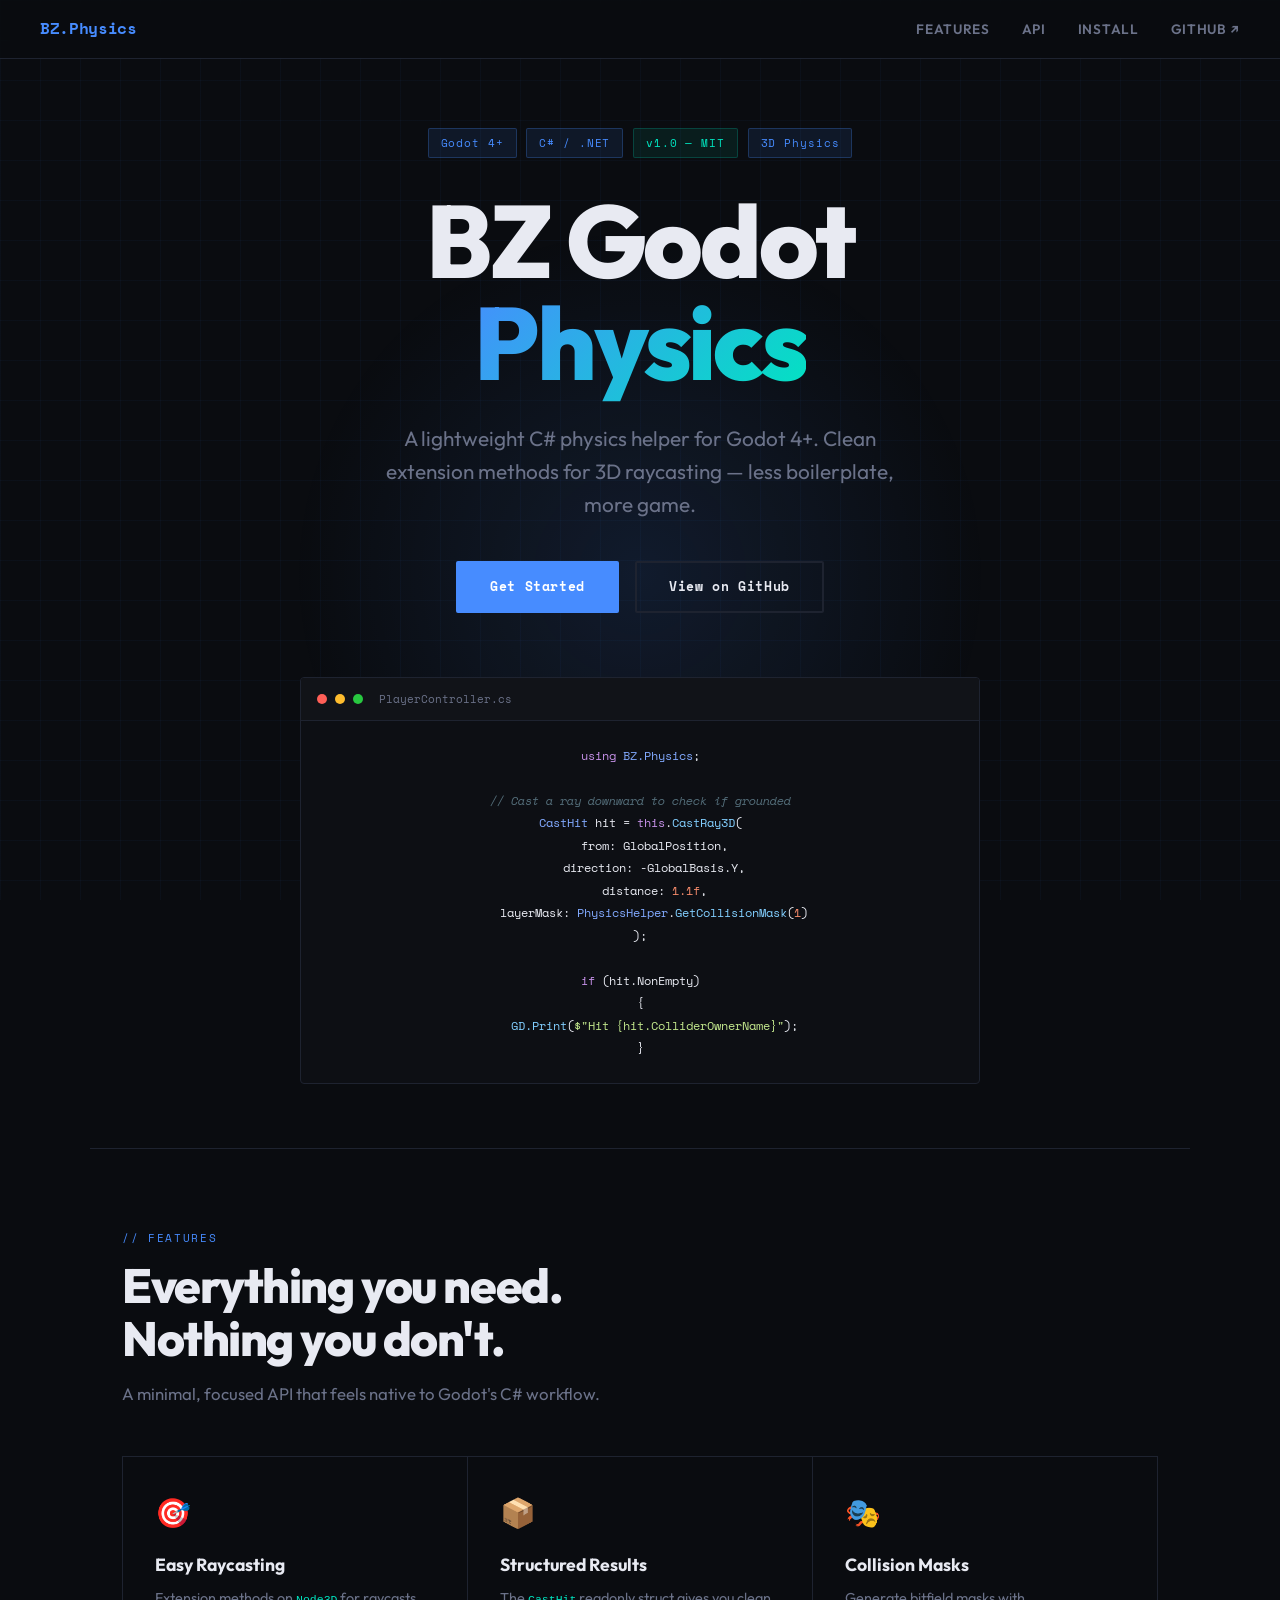
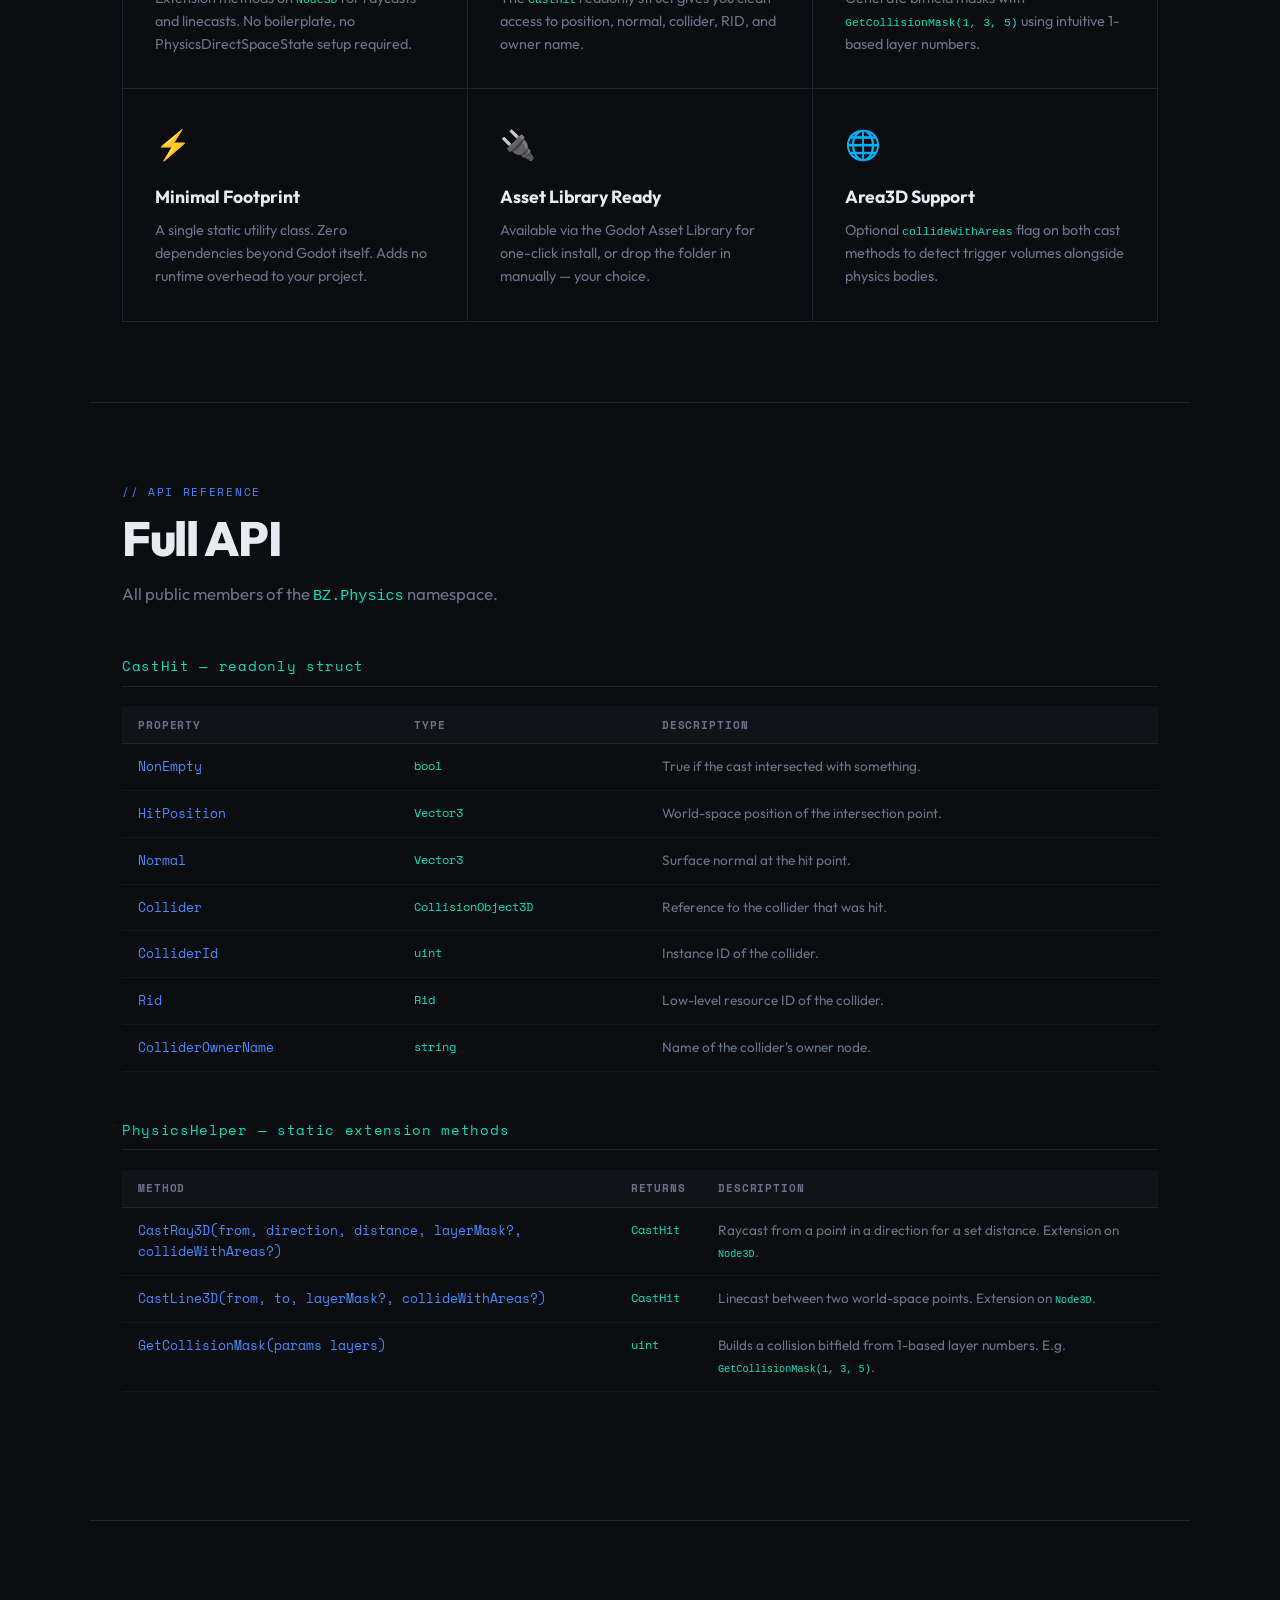
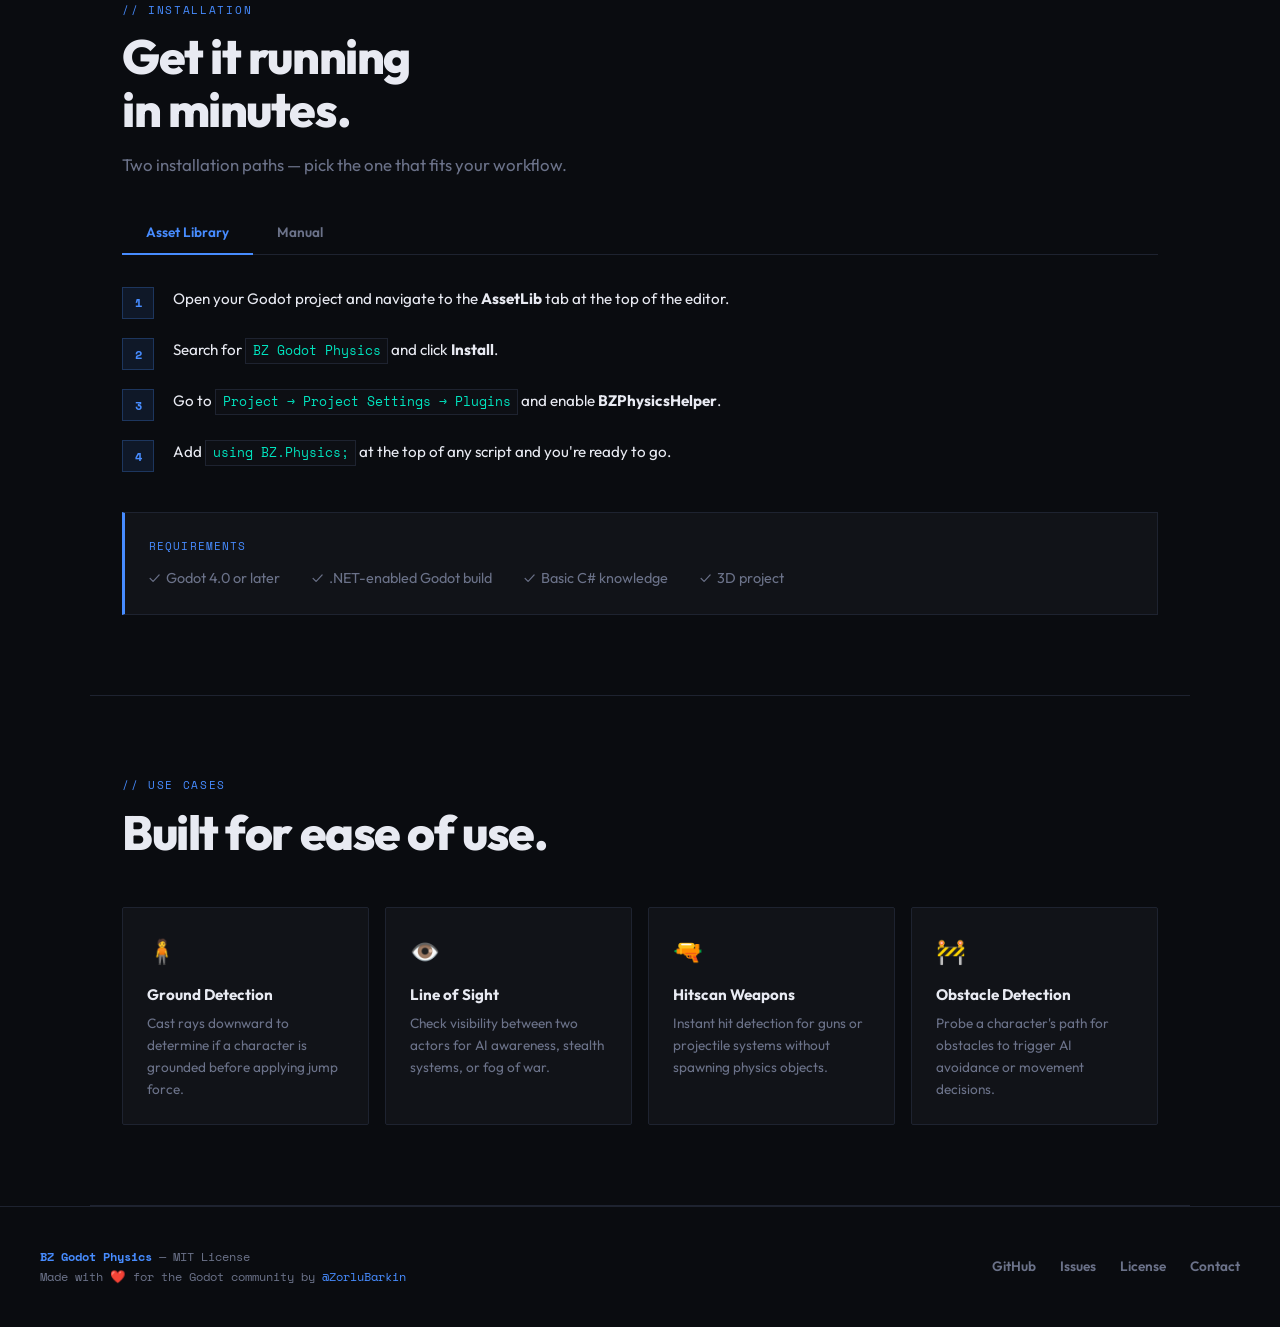
<file: index.html>
<!DOCTYPE html>
<html lang="en">
<head>
  <meta charset="UTF-8" />
  <meta name="viewport" content="width=device-width, initial-scale=1.0" />
  <title>BZ Godot Physics — C# Physics Helper for Godot 4+</title>
  <link href="https://fonts.googleapis.com/css2?family=Space+Mono:wght@400;700&family=Outfit:wght@400;600;700;800&display=swap" rel="stylesheet" />
  <style>
    :root {
      --bg: #0a0c10;
      --surface: #111318;
      --border: #1e2330;
      --accent: #478CFF;
      --accent2: #00e5c0;
      --godot-blue: #478CFF;
      --text: #e8eaf2;
      --muted: #6b7289;
      --code-bg: #0d0f14;
    }

    *, *::before, *::after { box-sizing: border-box; margin: 0; padding: 0; }

    html { scroll-behavior: smooth; }

    body {
      background: var(--bg);
      color: var(--text);
      font-family: 'Outfit', sans-serif;
      line-height: 1.6;
      overflow-x: hidden;
    }

    /* GRID BACKGROUND */
    body::before {
      content: '';
      position: fixed;
      inset: 0;
      background-image:
        linear-gradient(rgba(71,140,255,0.04) 1px, transparent 1px),
        linear-gradient(90deg, rgba(71,140,255,0.04) 1px, transparent 1px);
      background-size: 40px 40px;
      pointer-events: none;
      z-index: 0;
    }

    /* NAV */
    nav {
      position: fixed;
      top: 0; left: 0; right: 0;
      z-index: 100;
      display: flex;
      align-items: center;
      justify-content: space-between;
      padding: 1rem 2.5rem;
      background: rgba(10,12,16,0.85);
      backdrop-filter: blur(12px);
      border-bottom: 1px solid var(--border);
    }

    .nav-logo {
      font-family: 'Space Mono', monospace;
      font-weight: 700;
      font-size: 1rem;
      color: var(--accent);
      letter-spacing: -0.02em;
    }

    .nav-links {
      display: flex;
      gap: 2rem;
      list-style: none;
    }

    .nav-links a {
      color: var(--muted);
      text-decoration: none;
      font-size: 0.85rem;
      font-weight: 600;
      letter-spacing: 0.05em;
      text-transform: uppercase;
      transition: color 0.2s;
    }

    .nav-links a:hover { color: var(--text); }

    /* HERO */
    .hero {
      position: relative;
      z-index: 1;
      min-height: 100vh;
      display: flex;
      flex-direction: column;
      align-items: center;
      justify-content: center;
      padding: 8rem 2rem 4rem;
      text-align: center;
      overflow: hidden;
    }

    .hero-glow {
      position: absolute;
      width: 700px;
      height: 700px;
      border-radius: 50%;
      background: radial-gradient(circle, rgba(71,140,255,0.12) 0%, transparent 70%);
      top: 50%;
      left: 50%;
      transform: translate(-50%, -50%);
      pointer-events: none;
    }

    .badge-row {
      display: flex;
      gap: 0.6rem;
      flex-wrap: wrap;
      justify-content: center;
      margin-bottom: 2rem;
      animation: fadeUp 0.6s ease both;
    }

    .badge {
      display: inline-flex;
      align-items: center;
      gap: 0.4rem;
      background: rgba(71,140,255,0.1);
      border: 1px solid rgba(71,140,255,0.25);
      color: var(--accent);
      font-family: 'Space Mono', monospace;
      font-size: 0.7rem;
      padding: 0.3rem 0.75rem;
      border-radius: 2px;
      letter-spacing: 0.08em;
    }

    .badge.green {
      background: rgba(0,229,192,0.08);
      border-color: rgba(0,229,192,0.2);
      color: var(--accent2);
    }

    .hero h1 {
      font-size: clamp(3rem, 8vw, 6.5rem);
      font-weight: 800;
      letter-spacing: -0.03em;
      line-height: 1;
      margin-bottom: 0.5rem;
      animation: fadeUp 0.6s 0.1s ease both;
    }

    .hero h1 span {
      background: linear-gradient(135deg, var(--accent) 0%, var(--accent2) 100%);
      -webkit-background-clip: text;
      -webkit-text-fill-color: transparent;
      background-clip: text;
    }

    .hero-sub {
      font-size: clamp(1rem, 2.5vw, 1.3rem);
      color: var(--muted);
      max-width: 560px;
      margin: 1.2rem auto 2.5rem;
      font-weight: 400;
      animation: fadeUp 0.6s 0.2s ease both;
    }

    .hero-ctas {
      display: flex;
      gap: 1rem;
      flex-wrap: wrap;
      justify-content: center;
      animation: fadeUp 0.6s 0.3s ease both;
    }

    .btn {
      display: inline-flex;
      align-items: center;
      gap: 0.5rem;
      padding: 0.85rem 2rem;
      border-radius: 2px;
      font-family: 'Space Mono', monospace;
      font-size: 0.8rem;
      font-weight: 700;
      text-decoration: none;
      letter-spacing: 0.05em;
      transition: all 0.2s;
      cursor: pointer;
    }

    .btn-primary {
      background: var(--accent);
      color: #fff;
      border: 2px solid var(--accent);
    }

    .btn-primary:hover {
      background: transparent;
      color: var(--accent);
    }

    .btn-outline {
      background: transparent;
      color: var(--text);
      border: 2px solid var(--border);
    }

    .btn-outline:hover {
      border-color: var(--accent);
      color: var(--accent);
    }

    /* CODE PREVIEW */
    .code-preview {
      position: relative;
      z-index: 1;
      margin: 0 auto;
      max-width: 680px;
      width: 100%;
      margin-top: 4rem;
      animation: fadeUp 0.6s 0.4s ease both;
    }

    .code-window {
      background: var(--code-bg);
      border: 1px solid var(--border);
      border-radius: 4px;
      overflow: hidden;
    }

    .code-titlebar {
      display: flex;
      align-items: center;
      gap: 0.5rem;
      padding: 0.75rem 1rem;
      background: var(--surface);
      border-bottom: 1px solid var(--border);
    }

    .dot { width: 10px; height: 10px; border-radius: 50%; }
    .dot-red { background: #ff5f57; }
    .dot-yellow { background: #febc2e; }
    .dot-green { background: #28c840; }

    .code-filename {
      margin-left: 0.5rem;
      font-family: 'Space Mono', monospace;
      font-size: 0.7rem;
      color: var(--muted);
    }

    .code-body {
      padding: 1.5rem;
      font-family: 'Space Mono', monospace;
      font-size: 0.78rem;
      line-height: 1.8;
      overflow-x: auto;
    }

    .kw { color: #c792ea; }
    .type { color: #82aaff; }
    .fn { color: #82cfff; }
    .str { color: #c3e88d; }
    .cm { color: #546e7a; font-style: italic; }
    .num { color: #f78c6c; }
    .var { color: var(--text); }

    /* SECTIONS */
    section {
      position: relative;
      z-index: 1;
      max-width: 1100px;
      margin: 0 auto;
      padding: 5rem 2rem;
    }

    .section-label {
      font-family: 'Space Mono', monospace;
      font-size: 0.7rem;
      color: var(--accent);
      letter-spacing: 0.15em;
      text-transform: uppercase;
      margin-bottom: 0.75rem;
    }

    .section-title {
      font-size: clamp(2rem, 4vw, 3rem);
      font-weight: 800;
      letter-spacing: -0.03em;
      line-height: 1.1;
      margin-bottom: 1rem;
    }

    .section-desc {
      color: var(--muted);
      max-width: 540px;
      font-size: 1.05rem;
    }

    /* FEATURES GRID */
    .features-grid {
      display: grid;
      grid-template-columns: repeat(auto-fit, minmax(280px, 1fr));
      gap: 1px;
      background: var(--border);
      border: 1px solid var(--border);
      margin-top: 3rem;
    }

    .feature-card {
      background: var(--bg);
      padding: 2rem;
      transition: background 0.2s;
    }

    .feature-card:hover { background: var(--surface); }

    .feature-icon {
      font-size: 1.8rem;
      margin-bottom: 1rem;
      display: block;
    }

    .feature-card h3 {
      font-size: 1.1rem;
      font-weight: 700;
      margin-bottom: 0.5rem;
    }

    .feature-card p {
      color: var(--muted);
      font-size: 0.9rem;
      line-height: 1.6;
    }

    /* API TABLE */
    .api-block {
      margin-top: 3rem;
    }

    .api-group {
      margin-bottom: 3rem;
    }

    .api-group-title {
      font-family: 'Space Mono', monospace;
      font-size: 0.85rem;
      color: var(--accent2);
      margin-bottom: 1.2rem;
      padding-bottom: 0.5rem;
      border-bottom: 1px solid var(--border);
      letter-spacing: 0.05em;
    }

    table {
      width: 100%;
      border-collapse: collapse;
      font-size: 0.88rem;
    }

    th {
      text-align: left;
      padding: 0.6rem 1rem;
      background: var(--surface);
      color: var(--muted);
      font-family: 'Space Mono', monospace;
      font-size: 0.7rem;
      letter-spacing: 0.08em;
      text-transform: uppercase;
      border-bottom: 1px solid var(--border);
    }

    td {
      padding: 0.75rem 1rem;
      border-bottom: 1px solid rgba(30,35,48,0.5);
      vertical-align: top;
    }

    tr:hover td { background: rgba(71,140,255,0.03); }

    .prop { font-family: 'Space Mono', monospace; color: var(--accent); font-size: 0.82rem; }
    .ttype { font-family: 'Space Mono', monospace; color: var(--accent2); font-size: 0.78rem; }
    .desc { color: var(--muted); font-size: 0.85rem; }

    /* INSTALL */
    .install-tabs {
      display: flex;
      gap: 0;
      margin-top: 2rem;
      border-bottom: 1px solid var(--border);
    }

    .tab-btn {
      background: none;
      border: none;
      padding: 0.75rem 1.5rem;
      font-family: 'Outfit', sans-serif;
      font-size: 0.85rem;
      font-weight: 600;
      color: var(--muted);
      cursor: pointer;
      border-bottom: 2px solid transparent;
      margin-bottom: -1px;
      transition: all 0.2s;
    }

    .tab-btn.active {
      color: var(--accent);
      border-bottom-color: var(--accent);
    }

    .tab-content { display: none; }
    .tab-content.active { display: block; }

    .install-steps {
      margin-top: 2rem;
      display: flex;
      flex-direction: column;
      gap: 1.2rem;
    }

    .step {
      display: flex;
      gap: 1.2rem;
      align-items: flex-start;
    }

    .step-num {
      flex-shrink: 0;
      width: 32px;
      height: 32px;
      display: flex;
      align-items: center;
      justify-content: center;
      background: rgba(71,140,255,0.1);
      border: 1px solid rgba(71,140,255,0.25);
      color: var(--accent);
      font-family: 'Space Mono', monospace;
      font-size: 0.75rem;
      font-weight: 700;
    }

    .step-text { color: var(--text); font-size: 0.95rem; }
    .step-text code {
      background: var(--code-bg);
      border: 1px solid var(--border);
      padding: 0.15rem 0.4rem;
      font-family: 'Space Mono', monospace;
      font-size: 0.8rem;
      color: var(--accent2);
    }

    /* USE CASES */
    .use-cases {
      display: grid;
      grid-template-columns: repeat(auto-fit, minmax(220px, 1fr));
      gap: 1rem;
      margin-top: 3rem;
    }

    .use-case {
      background: var(--surface);
      border: 1px solid var(--border);
      padding: 1.5rem;
      border-radius: 2px;
      transition: border-color 0.2s, transform 0.2s;
    }

    .use-case:hover {
      border-color: rgba(71,140,255,0.3);
      transform: translateY(-2px);
    }

    .use-case-icon { font-size: 1.5rem; margin-bottom: 0.75rem; }
    .use-case h4 { font-size: 0.95rem; font-weight: 700; margin-bottom: 0.4rem; }
    .use-case p { color: var(--muted); font-size: 0.85rem; }

    /* FOOTER */
    footer {
      position: relative;
      z-index: 1;
      border-top: 1px solid var(--border);
      padding: 2.5rem 2.5rem;
      display: flex;
      align-items: center;
      justify-content: space-between;
      flex-wrap: wrap;
      gap: 1rem;
    }

    .footer-left {
      font-family: 'Space Mono', monospace;
      font-size: 0.78rem;
      color: var(--muted);
    }

    .footer-left strong { color: var(--accent); }

    .footer-links {
      display: flex;
      gap: 1.5rem;
    }

    .footer-links a {
      color: var(--muted);
      text-decoration: none;
      font-size: 0.85rem;
      font-weight: 600;
      transition: color 0.2s;
    }

    .footer-links a:hover { color: var(--text); }

    /* DIVIDER */
    .divider {
      position: relative;
      z-index: 1;
      height: 1px;
      background: var(--border);
      max-width: 1100px;
      margin: 0 auto;
    }

    /* ANIMATIONS */
    @keyframes fadeUp {
      from { opacity: 0; transform: translateY(24px); }
      to { opacity: 1; transform: translateY(0); }
    }

    .reveal {
      opacity: 0;
      transform: translateY(20px);
      transition: opacity 0.6s ease, transform 0.6s ease;
    }

    .reveal.visible {
      opacity: 1;
      transform: translateY(0);
    }

    /* SCROLLBAR */
    ::-webkit-scrollbar { width: 6px; height: 6px; }
    ::-webkit-scrollbar-track { background: var(--bg); }
    ::-webkit-scrollbar-thumb { background: var(--border); border-radius: 3px; }

    @media (max-width: 640px) {
      nav { padding: 1rem 1.25rem; }
      .nav-links { gap: 1rem; }
      section { padding: 3.5rem 1.25rem; }
      footer { padding: 2rem 1.25rem; flex-direction: column; align-items: flex-start; }
    }
  </style>
</head>
<body>

<!-- NAV -->
<nav>
  <div class="nav-logo">BZ.Physics</div>
  <ul class="nav-links">
    <li><a href="#features">Features</a></li>
    <li><a href="#api">API</a></li>
    <li><a href="#install">Install</a></li>
    <li><a href="https://github.com/BZ-Interactive/BZ-Godot-Physics" target="_blank">GitHub ↗</a></li>
  </ul>
</nav>

<!-- HERO -->
<div class="hero">
  <div class="hero-glow"></div>

  <div class="badge-row">
    <span class="badge">Godot 4+</span>
    <span class="badge">C# / .NET</span>
    <span class="badge green">v1.0 — MIT</span>
    <span class="badge">3D Physics</span>
  </div>

  <h1>BZ Godot<br /><span>Physics</span></h1>
  <p class="hero-sub">A lightweight C# physics helper for Godot 4+. Clean extension methods for 3D raycasting — less boilerplate, more game.</p>

  <div class="hero-ctas">
    <a class="btn btn-primary" href="#install">Get Started</a>
    <a class="btn btn-outline" href="https://github.com/BZ-Interactive/BZ-Godot-Physics" target="_blank">View on GitHub</a>
  </div>

  <!-- Code preview -->
  <div class="code-preview">
    <div class="code-window">
      <div class="code-titlebar">
        <span class="dot dot-red"></span>
        <span class="dot dot-yellow"></span>
        <span class="dot dot-green"></span>
        <span class="code-filename">PlayerController.cs</span>
      </div>
      <div class="code-body">
        <span class="kw">using</span> <span class="type">BZ.Physics</span>;<br /><br />
        <span class="cm">// Cast a ray downward to check if grounded</span><br />
        <span class="type">CastHit</span> <span class="var">hit</span> = <span class="kw">this</span>.<span class="fn">CastRay3D</span>(<br />
        &nbsp;&nbsp;&nbsp;&nbsp;<span class="var">from:</span>&nbsp;<span class="var">GlobalPosition</span>,<br />
        &nbsp;&nbsp;&nbsp;&nbsp;<span class="var">direction:</span>&nbsp;-<span class="var">GlobalBasis.Y</span>,<br />
        &nbsp;&nbsp;&nbsp;&nbsp;<span class="var">distance:</span>&nbsp;<span class="num">1.1f</span>,<br />
        &nbsp;&nbsp;&nbsp;&nbsp;<span class="var">layerMask:</span>&nbsp;<span class="type">PhysicsHelper</span>.<span class="fn">GetCollisionMask</span>(<span class="num">1</span>)<br />
        );<br /><br />
        <span class="kw">if</span> (<span class="var">hit</span>.<span class="var">NonEmpty</span>)<br />
        {<br />
        &nbsp;&nbsp;&nbsp;&nbsp;<span class="fn">GD.Print</span>(<span class="str">$"Hit {hit.ColliderOwnerName}"</span>);<br />
        }
      </div>
    </div>
  </div>
</div>

<!-- FEATURES -->
<div class="divider"></div>
<section id="features">
  <div class="reveal">
    <p class="section-label">// features</p>
    <h2 class="section-title">Everything you need.<br />Nothing you don't.</h2>
    <p class="section-desc">A minimal, focused API that feels native to Godot's C# workflow.</p>
  </div>

  <div class="features-grid reveal">
    <div class="feature-card">
      <span class="feature-icon">🎯</span>
      <h3>Easy Raycasting</h3>
      <p>Extension methods on <code style="font-family:monospace;font-size:0.8em;color:var(--accent2)">Node3D</code> for raycasts and linecasts. No boilerplate, no PhysicsDirectSpaceState setup required.</p>
    </div>
    <div class="feature-card">
      <span class="feature-icon">📦</span>
      <h3>Structured Results</h3>
      <p>The <code style="font-family:monospace;font-size:0.8em;color:var(--accent2)">CastHit</code> readonly struct gives you clean access to position, normal, collider, RID, and owner name.</p>
    </div>
    <div class="feature-card">
      <span class="feature-icon">🎭</span>
      <h3>Collision Masks</h3>
      <p>Generate bitfield masks with <code style="font-family:monospace;font-size:0.8em;color:var(--accent2)">GetCollisionMask(1, 3, 5)</code> using intuitive 1-based layer numbers.</p>
    </div>
    <div class="feature-card">
      <span class="feature-icon">⚡</span>
      <h3>Minimal Footprint</h3>
      <p>A single static utility class. Zero dependencies beyond Godot itself. Adds no runtime overhead to your project.</p>
    </div>
    <div class="feature-card">
      <span class="feature-icon">🔌</span>
      <h3>Asset Library Ready</h3>
      <p>Available via the Godot Asset Library for one-click install, or drop the folder in manually — your choice.</p>
    </div>
    <div class="feature-card">
      <span class="feature-icon">🌐</span>
      <h3>Area3D Support</h3>
      <p>Optional <code style="font-family:monospace;font-size:0.8em;color:var(--accent2)">collideWithAreas</code> flag on both cast methods to detect trigger volumes alongside physics bodies.</p>
    </div>
  </div>
</section>

<!-- API REFERENCE -->
<div class="divider"></div>
<section id="api">
  <div class="reveal">
    <p class="section-label">// api reference</p>
    <h2 class="section-title">Full API</h2>
    <p class="section-desc">All public members of the <code style="font-family:monospace;font-size:0.9em;color:var(--accent2)">BZ.Physics</code> namespace.</p>
  </div>

  <div class="api-block reveal">
    <div class="api-group">
      <div class="api-group-title">CastHit — readonly struct</div>
      <table>
        <thead>
          <tr>
            <th>Property</th>
            <th>Type</th>
            <th>Description</th>
          </tr>
        </thead>
        <tbody>
          <tr>
            <td class="prop">NonEmpty</td>
            <td class="ttype">bool</td>
            <td class="desc">True if the cast intersected with something.</td>
          </tr>
          <tr>
            <td class="prop">HitPosition</td>
            <td class="ttype">Vector3</td>
            <td class="desc">World-space position of the intersection point.</td>
          </tr>
          <tr>
            <td class="prop">Normal</td>
            <td class="ttype">Vector3</td>
            <td class="desc">Surface normal at the hit point.</td>
          </tr>
          <tr>
            <td class="prop">Collider</td>
            <td class="ttype">CollisionObject3D</td>
            <td class="desc">Reference to the collider that was hit.</td>
          </tr>
          <tr>
            <td class="prop">ColliderId</td>
            <td class="ttype">uint</td>
            <td class="desc">Instance ID of the collider.</td>
          </tr>
          <tr>
            <td class="prop">Rid</td>
            <td class="ttype">Rid</td>
            <td class="desc">Low-level resource ID of the collider.</td>
          </tr>
          <tr>
            <td class="prop">ColliderOwnerName</td>
            <td class="ttype">string</td>
            <td class="desc">Name of the collider's owner node.</td>
          </tr>
        </tbody>
      </table>
    </div>

    <div class="api-group">
      <div class="api-group-title">PhysicsHelper — static extension methods</div>
      <table>
        <thead>
          <tr>
            <th>Method</th>
            <th>Returns</th>
            <th>Description</th>
          </tr>
        </thead>
        <tbody>
          <tr>
            <td class="prop">CastRay3D(from, direction, distance, layerMask?, collideWithAreas?)</td>
            <td class="ttype">CastHit</td>
            <td class="desc">Raycast from a point in a direction for a set distance. Extension on <code style="font-family:monospace;font-size:0.75em;color:var(--accent2)">Node3D</code>.</td>
          </tr>
          <tr>
            <td class="prop">CastLine3D(from, to, layerMask?, collideWithAreas?)</td>
            <td class="ttype">CastHit</td>
            <td class="desc">Linecast between two world-space points. Extension on <code style="font-family:monospace;font-size:0.75em;color:var(--accent2)">Node3D</code>.</td>
          </tr>
          <tr>
            <td class="prop">GetCollisionMask(params layers)</td>
            <td class="ttype">uint</td>
            <td class="desc">Builds a collision bitfield from 1-based layer numbers. E.g. <code style="font-family:monospace;font-size:0.75em;color:var(--accent2)">GetCollisionMask(1, 3, 5)</code>.</td>
          </tr>
        </tbody>
      </table>
    </div>
  </div>
</section>

<!-- INSTALL -->
<div class="divider"></div>
<section id="install">
  <div class="reveal">
    <p class="section-label">// installation</p>
    <h2 class="section-title">Get it running<br />in minutes.</h2>
    <p class="section-desc">Two installation paths — pick the one that fits your workflow.</p>
  </div>

  <div class="reveal" style="margin-top:2rem;">
    <div class="install-tabs">
      <button class="tab-btn active" onclick="switchTab(event, 'asset-lib')">Asset Library</button>
      <button class="tab-btn" onclick="switchTab(event, 'manual')">Manual</button>
    </div>

    <div id="asset-lib" class="tab-content active">
      <div class="install-steps">
        <div class="step">
          <div class="step-num">1</div>
          <div class="step-text">Open your Godot project and navigate to the <strong>AssetLib</strong> tab at the top of the editor.</div>
        </div>
        <div class="step">
          <div class="step-num">2</div>
          <div class="step-text">Search for <code>BZ Godot Physics</code> and click <strong>Install</strong>.</div>
        </div>
        <div class="step">
          <div class="step-num">3</div>
          <div class="step-text">Go to <code>Project → Project Settings → Plugins</code> and enable <strong>BZPhysicsHelper</strong>.</div>
        </div>
        <div class="step">
          <div class="step-num">4</div>
          <div class="step-text">Add <code>using BZ.Physics;</code> at the top of any script and you're ready to go.</div>
        </div>
      </div>
    </div>

    <div id="manual" class="tab-content">
      <div class="install-steps">
        <div class="step">
          <div class="step-num">1</div>
          <div class="step-text">Clone or download this repository from <a href="https://github.com/BZ-Interactive/BZ-Godot-Physics" style="color:var(--accent);text-decoration:none;">GitHub</a>.</div>
        </div>
        <div class="step">
          <div class="step-num">2</div>
          <div class="step-text">Copy the <code>addons/BZPhysicsHelper</code> folder into your project's <code>addons/</code> directory.</div>
        </div>
        <div class="step">
          <div class="step-num">3</div>
          <div class="step-text">Enable the plugin via <code>Project → Project Settings → Plugins</code>.</div>
        </div>
        <div class="step">
          <div class="step-num">4</div>
          <div class="step-text">Add <code>using BZ.Physics;</code> to your scripts and start casting.</div>
        </div>
      </div>
    </div>
  </div>

  <!-- Requirements box -->
  <div class="reveal" style="margin-top:2.5rem; padding:1.5rem; background:var(--surface); border:1px solid var(--border); border-left:3px solid var(--accent);">
    <p style="font-family:'Space Mono',monospace;font-size:0.7rem;color:var(--accent);letter-spacing:0.1em;text-transform:uppercase;margin-bottom:0.75rem;">Requirements</p>
    <div style="display:flex;gap:2rem;flex-wrap:wrap;">
      <span style="color:var(--muted);font-size:0.9rem;">✓ &nbsp;Godot 4.0 or later</span>
      <span style="color:var(--muted);font-size:0.9rem;">✓ &nbsp;.NET-enabled Godot build</span>
      <span style="color:var(--muted);font-size:0.9rem;">✓ &nbsp;Basic C# knowledge</span>
      <span style="color:var(--muted);font-size:0.9rem;">✓ &nbsp;3D project</span>
    </div>
  </div>
</section>

<!-- USE CASES -->
<div class="divider"></div>
<section>
  <div class="reveal">
    <p class="section-label">// use cases</p>
    <h2 class="section-title">Built for ease of use.</h2>
  </div>

  <div class="use-cases reveal">
    <div class="use-case">
      <div class="use-case-icon">🧍</div>
      <h4>Ground Detection</h4>
      <p>Cast rays downward to determine if a character is grounded before applying jump force.</p>
    </div>
    <div class="use-case">
      <div class="use-case-icon">👁️</div>
      <h4>Line of Sight</h4>
      <p>Check visibility between two actors for AI awareness, stealth systems, or fog of war.</p>
    </div>
    <div class="use-case">
      <div class="use-case-icon">🔫</div>
      <h4>Hitscan Weapons</h4>
      <p>Instant hit detection for guns or projectile systems without spawning physics objects.</p>
    </div>
    <div class="use-case">
      <div class="use-case-icon">🚧</div>
      <h4>Obstacle Detection</h4>
      <p>Probe a character's path for obstacles to trigger AI avoidance or movement decisions.</p>
    </div>
  </div>
</section>

<!-- FOOTER -->
<div class="divider"></div>
<footer>
  <div class="footer-left">
    <strong>BZ Godot Physics</strong> — MIT License<br />
    Made with ❤️ for the Godot community by <a href="https://github.com/ZorluBarkin" style="color:var(--accent);text-decoration:none;">@ZorluBarkin</a>
  </div>
  <div class="footer-links">
    <a href="https://github.com/BZ-Interactive/BZ-Godot-Physics" target="_blank">GitHub</a>
    <a href="https://github.com/BZ-Interactive/BZ-Godot-Physics/issues" target="_blank">Issues</a>
    <a href="https://github.com/BZ-Interactive/BZ-Godot-Physics/blob/main/LICENSE" target="_blank">License</a>
    <a href="mailto:barkin.zorlu.bz@gmail.com">Contact</a>
  </div>
</footer>

<script>
  // Tabs
  function switchTab(e, id) {
    document.querySelectorAll('.tab-btn').forEach(b => b.classList.remove('active'));
    document.querySelectorAll('.tab-content').forEach(c => c.classList.remove('active'));
    e.currentTarget.classList.add('active');
    document.getElementById(id).classList.add('active');
  }

  // Scroll reveal
  const observer = new IntersectionObserver((entries) => {
    entries.forEach(entry => {
      if (entry.isIntersecting) {
        entry.target.classList.add('visible');
      }
    });
  }, { threshold: 0.1 });

  document.querySelectorAll('.reveal').forEach(el => observer.observe(el));
</script>
</body>
</html>
</file>
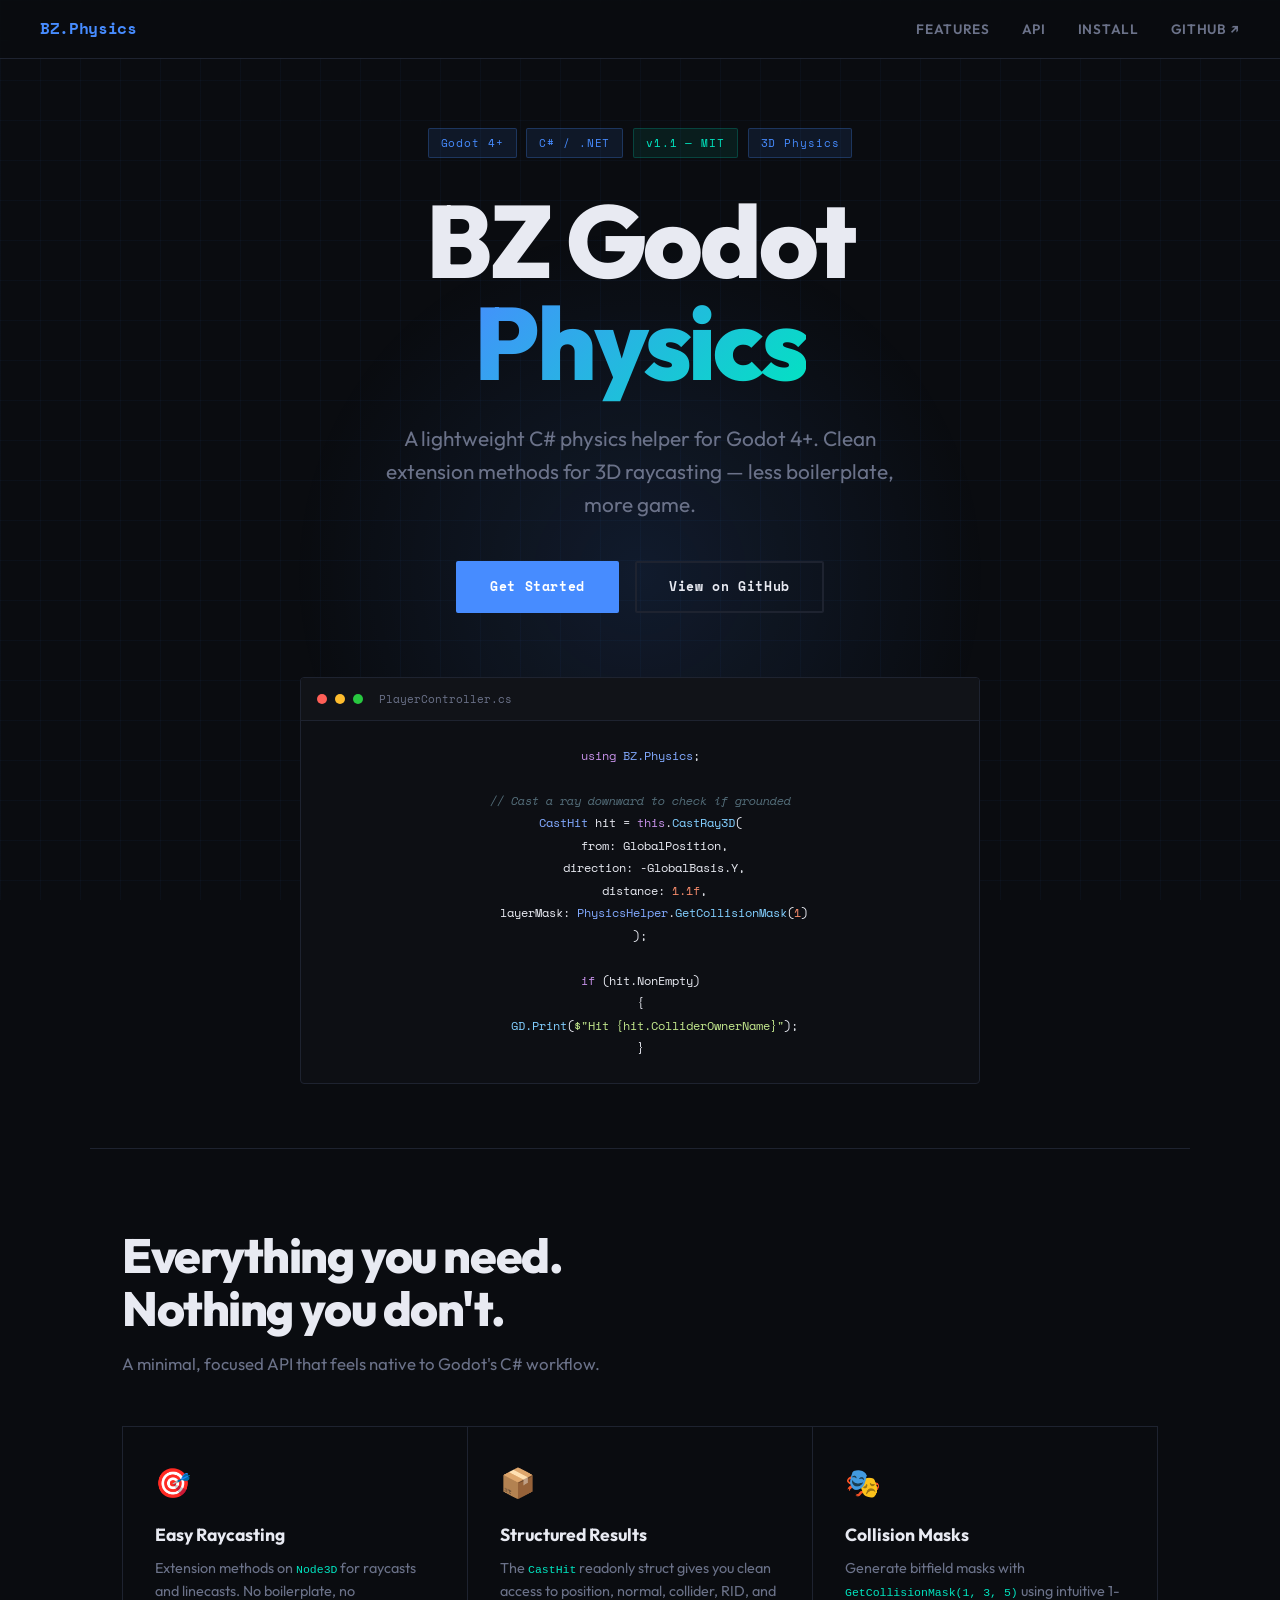
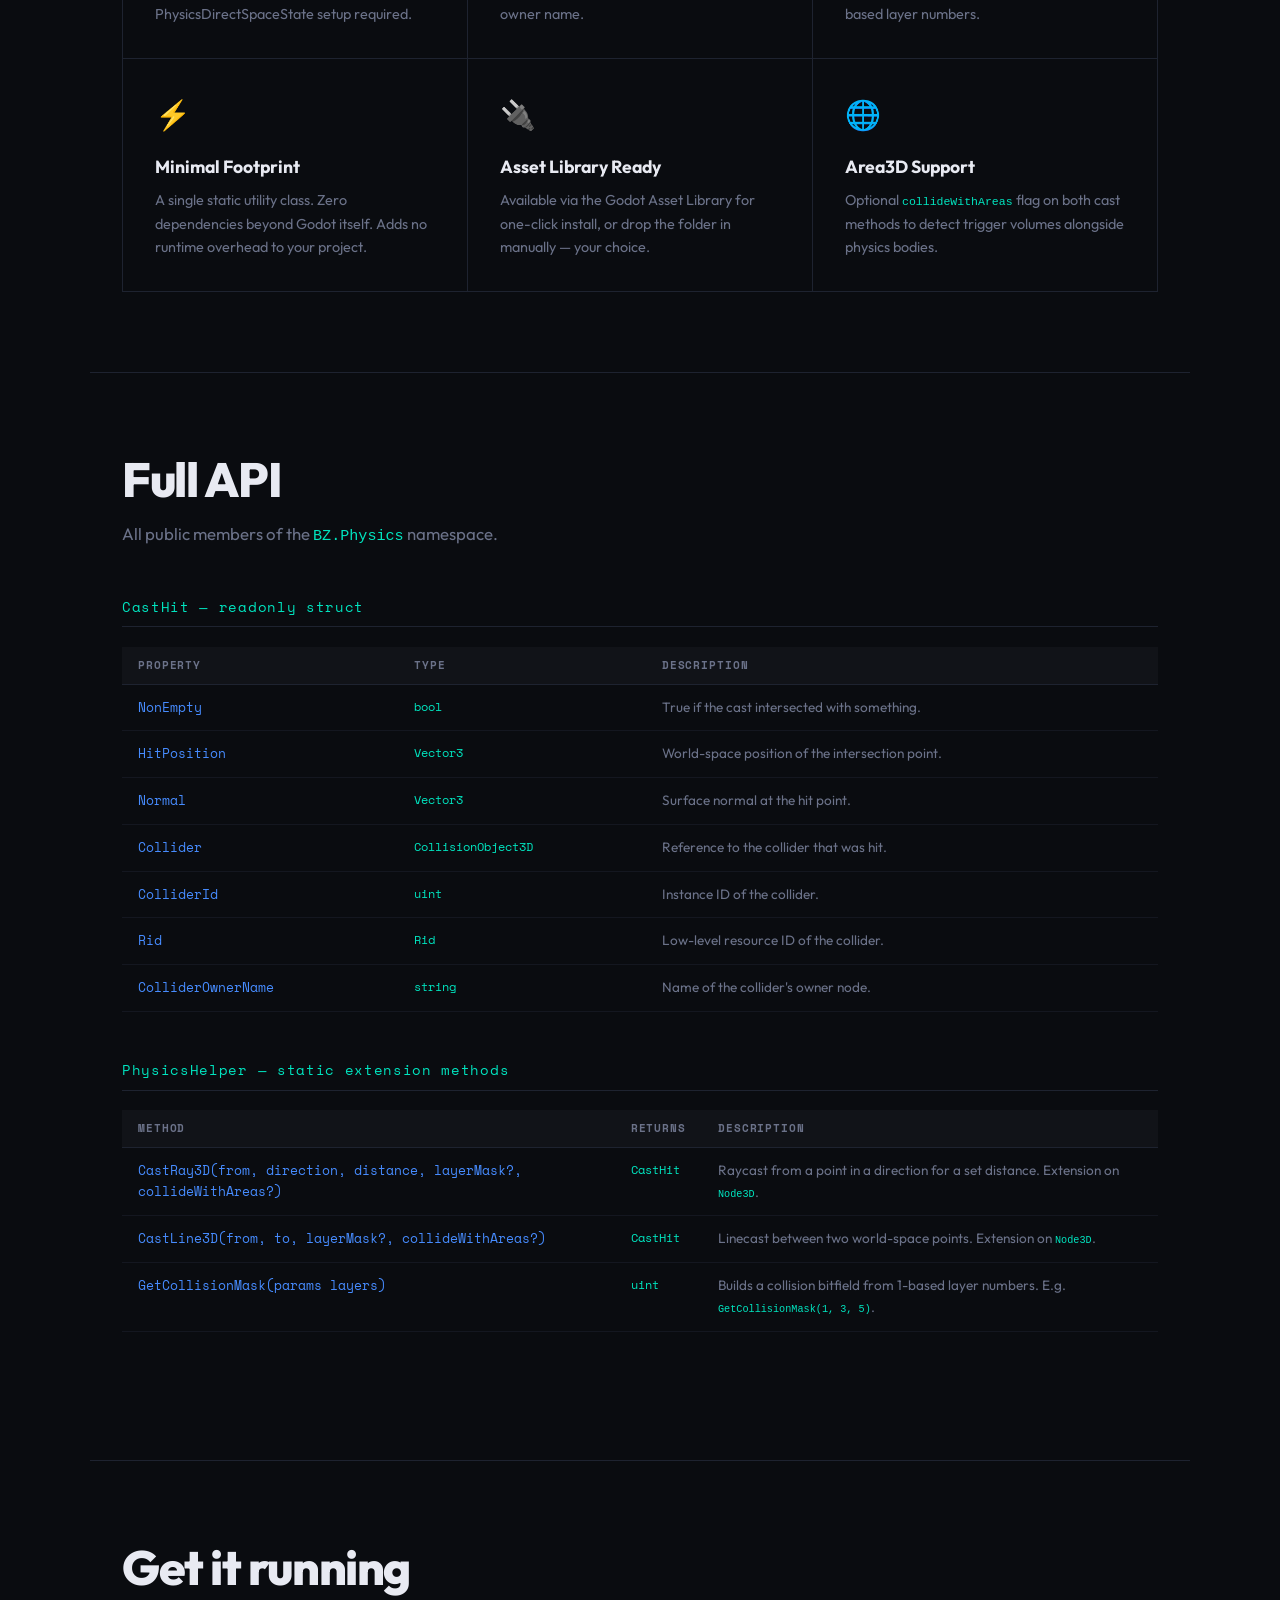
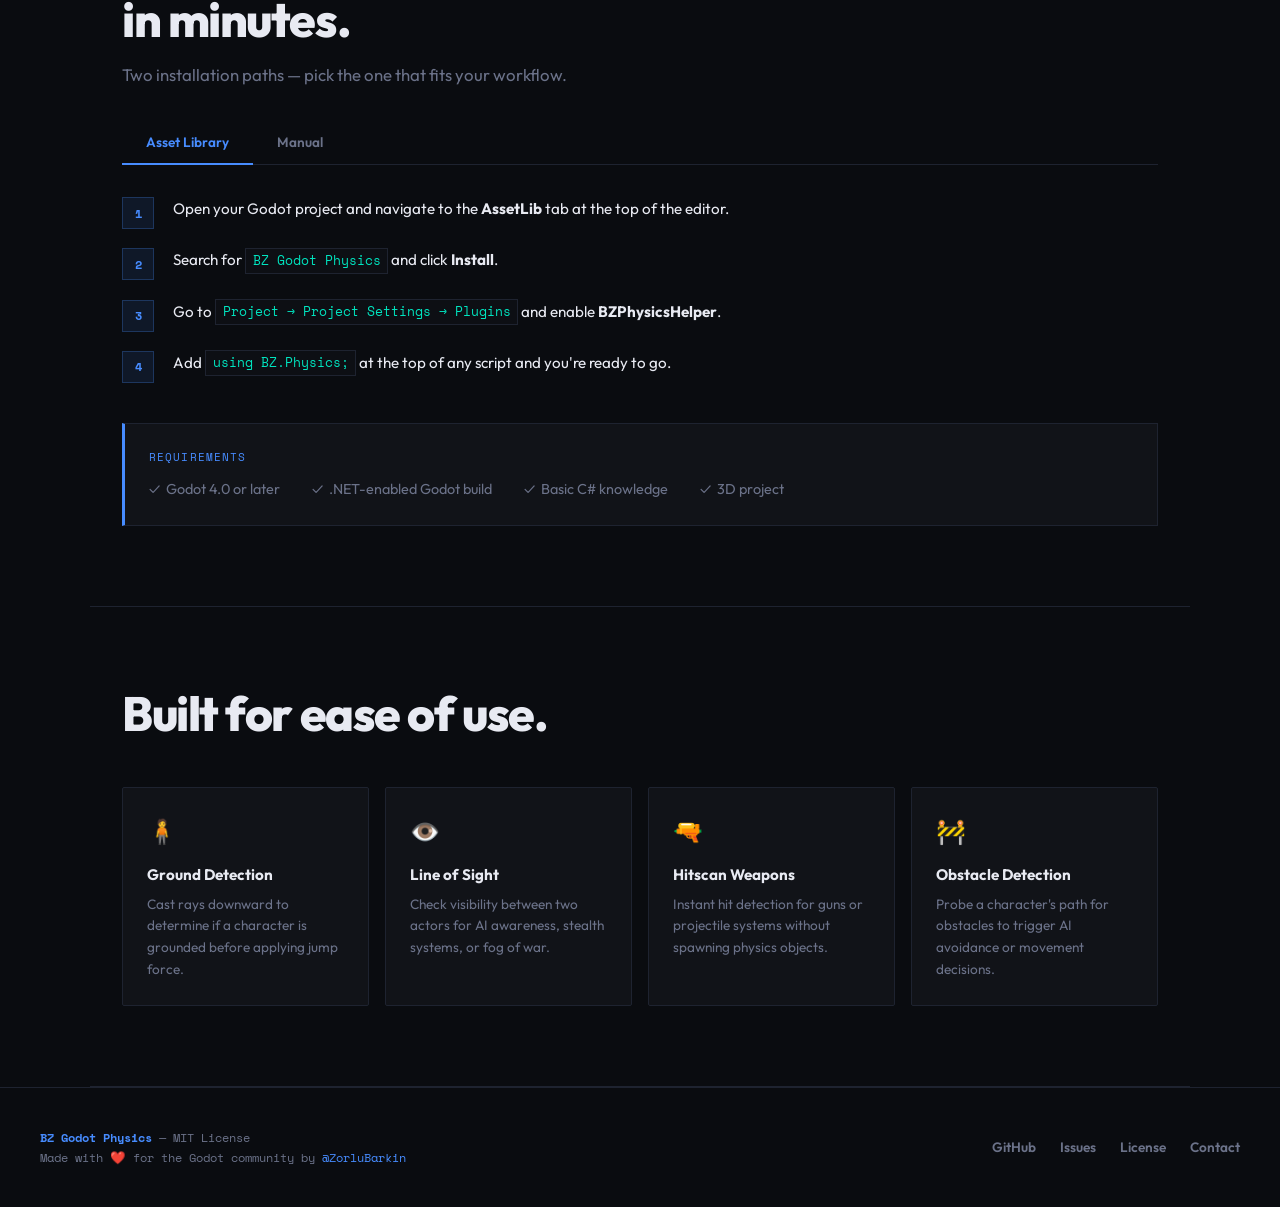
<file: docs/index.html>
<!DOCTYPE html>
<html lang="en">
<head>
  <meta charset="UTF-8" />
  <meta name="viewport" content="width=device-width, initial-scale=1.0" />
  <title>BZ Godot Physics — C# Physics Helper for Godot 4+</title>
  <link href="https://fonts.googleapis.com/css2?family=Space+Mono:wght@400;700&family=Outfit:wght@400;600;700;800&display=swap" rel="stylesheet" />
  <link rel="stylesheet" href="style.css" />
</head>
<body>

<!-- NAV -->
<nav>
  <div class="nav-logo">BZ.Physics</div>
  <ul class="nav-links">
    <li><a href="#features">Features</a></li>
    <li><a href="#api">API</a></li>
    <li><a href="#install">Install</a></li>
    <li><a href="https://github.com/BZ-Interactive/BZ-Godot-Physics" target="_blank">GitHub ↗</a></li>
  </ul>
</nav>

<!-- HERO -->
<div class="hero">
  <div class="hero-glow"></div>

  <div class="badge-row">
    <span class="badge">Godot 4+</span>
    <span class="badge">C# / .NET</span>
    <span class="badge green">v1.1 — MIT</span>
    <span class="badge">3D Physics</span>
  </div>

  <h1>BZ Godot<br /><span>Physics</span></h1>
  <p class="hero-sub">A lightweight C# physics helper for Godot 4+. Clean extension methods for 3D raycasting — less boilerplate, more game.</p>

  <div class="hero-ctas">
    <a class="btn btn-primary" href="#install">Get Started</a>
    <a class="btn btn-outline" href="https://github.com/BZ-Interactive/BZ-Godot-Physics" target="_blank">View on GitHub</a>
  </div>

  <!-- Code preview -->
  <div class="code-preview">
    <div class="code-window">
      <div class="code-titlebar">
        <span class="dot dot-red"></span>
        <span class="dot dot-yellow"></span>
        <span class="dot dot-green"></span>
        <span class="code-filename">PlayerController.cs</span>
      </div>
      <div class="code-body">
        <span class="kw">using</span> <span class="type">BZ.Physics</span>;<br /><br />
        <span class="cm">// Cast a ray downward to check if grounded</span><br />
        <span class="type">CastHit</span> <span class="var">hit</span> = <span class="kw">this</span>.<span class="fn">CastRay3D</span>(<br />
        &nbsp;&nbsp;&nbsp;&nbsp;<span class="var">from:</span>&nbsp;<span class="var">GlobalPosition</span>,<br />
        &nbsp;&nbsp;&nbsp;&nbsp;<span class="var">direction:</span>&nbsp;-<span class="var">GlobalBasis.Y</span>,<br />
        &nbsp;&nbsp;&nbsp;&nbsp;<span class="var">distance:</span>&nbsp;<span class="num">1.1f</span>,<br />
        &nbsp;&nbsp;&nbsp;&nbsp;<span class="var">layerMask:</span>&nbsp;<span class="type">PhysicsHelper</span>.<span class="fn">GetCollisionMask</span>(<span class="num">1</span>)<br />
        );<br /><br />
        <span class="kw">if</span> (<span class="var">hit</span>.<span class="var">NonEmpty</span>)<br />
        {<br />
        &nbsp;&nbsp;&nbsp;&nbsp;<span class="fn">GD.Print</span>(<span class="str">$"Hit {hit.ColliderOwnerName}"</span>);<br />
        }
      </div>
    </div>
  </div>
</div>

<!-- FEATURES -->
<div class="divider"></div>
<section id="features">
  <div class="reveal">
    <!-- <p class="section-label">// features</p> -->
    <h2 class="section-title">Everything you need.<br />Nothing you don't.</h2>
    <p class="section-desc">A minimal, focused API that feels native to Godot's C# workflow.</p>
  </div>

  <div class="features-grid reveal">
    <div class="feature-card">
      <span class="feature-icon">🎯</span>
      <h3>Easy Raycasting</h3>
      <p>Extension methods on <code style="font-family:monospace;font-size:0.8em;color:var(--accent2)">Node3D</code> for raycasts and linecasts. No boilerplate, no PhysicsDirectSpaceState setup required.</p>
    </div>
    <div class="feature-card">
      <span class="feature-icon">📦</span>
      <h3>Structured Results</h3>
      <p>The <code style="font-family:monospace;font-size:0.8em;color:var(--accent2)">CastHit</code> readonly struct gives you clean access to position, normal, collider, RID, and owner name.</p>
    </div>
    <div class="feature-card">
      <span class="feature-icon">🎭</span>
      <h3>Collision Masks</h3>
      <p>Generate bitfield masks with <code style="font-family:monospace;font-size:0.8em;color:var(--accent2)">GetCollisionMask(1, 3, 5)</code> using intuitive 1-based layer numbers.</p>
    </div>
    <div class="feature-card">
      <span class="feature-icon">⚡</span>
      <h3>Minimal Footprint</h3>
      <p>A single static utility class. Zero dependencies beyond Godot itself. Adds no runtime overhead to your project.</p>
    </div>
    <div class="feature-card">
      <span class="feature-icon">🔌</span>
      <h3>Asset Library Ready</h3>
      <p>Available via the Godot Asset Library for one-click install, or drop the folder in manually — your choice.</p>
    </div>
    <div class="feature-card">
      <span class="feature-icon">🌐</span>
      <h3>Area3D Support</h3>
      <p>Optional <code style="font-family:monospace;font-size:0.8em;color:var(--accent2)">collideWithAreas</code> flag on both cast methods to detect trigger volumes alongside physics bodies.</p>
    </div>
  </div>
</section>

<!-- API REFERENCE -->
<div class="divider"></div>
<section id="api">
  <div class="reveal">
    <!-- <p class="section-label">// api reference</p> -->
    <h2 class="section-title">Full API</h2>
    <p class="section-desc">All public members of the <code style="font-family:monospace;font-size:0.9em;color:var(--accent2)">BZ.Physics</code> namespace.</p>
  </div>

  <div class="api-block reveal">
    <div class="api-group">
      <div class="api-group-title">CastHit — readonly struct</div>
      <table>
        <thead>
          <tr>
            <th>Property</th>
            <th>Type</th>
            <th>Description</th>
          </tr>
        </thead>
        <tbody>
          <tr>
            <td class="prop">NonEmpty</td>
            <td class="ttype">bool</td>
            <td class="desc">True if the cast intersected with something.</td>
          </tr>
          <tr>
            <td class="prop">HitPosition</td>
            <td class="ttype">Vector3</td>
            <td class="desc">World-space position of the intersection point.</td>
          </tr>
          <tr>
            <td class="prop">Normal</td>
            <td class="ttype">Vector3</td>
            <td class="desc">Surface normal at the hit point.</td>
          </tr>
          <tr>
            <td class="prop">Collider</td>
            <td class="ttype">CollisionObject3D</td>
            <td class="desc">Reference to the collider that was hit.</td>
          </tr>
          <tr>
            <td class="prop">ColliderId</td>
            <td class="ttype">uint</td>
            <td class="desc">Instance ID of the collider.</td>
          </tr>
          <tr>
            <td class="prop">Rid</td>
            <td class="ttype">Rid</td>
            <td class="desc">Low-level resource ID of the collider.</td>
          </tr>
          <tr>
            <td class="prop">ColliderOwnerName</td>
            <td class="ttype">string</td>
            <td class="desc">Name of the collider's owner node.</td>
          </tr>
        </tbody>
      </table>
    </div>

    <div class="api-group">
      <div class="api-group-title">PhysicsHelper — static extension methods</div>
      <table>
        <thead>
          <tr>
            <th>Method</th>
            <th>Returns</th>
            <th>Description</th>
          </tr>
        </thead>
        <tbody>
          <tr>
            <td class="prop">CastRay3D(from, direction, distance, layerMask?, collideWithAreas?)</td>
            <td class="ttype">CastHit</td>
            <td class="desc">Raycast from a point in a direction for a set distance. Extension on <code style="font-family:monospace;font-size:0.75em;color:var(--accent2)">Node3D</code>.</td>
          </tr>
          <tr>
            <td class="prop">CastLine3D(from, to, layerMask?, collideWithAreas?)</td>
            <td class="ttype">CastHit</td>
            <td class="desc">Linecast between two world-space points. Extension on <code style="font-family:monospace;font-size:0.75em;color:var(--accent2)">Node3D</code>.</td>
          </tr>
          <tr>
            <td class="prop">GetCollisionMask(params layers)</td>
            <td class="ttype">uint</td>
            <td class="desc">Builds a collision bitfield from 1-based layer numbers. E.g. <code style="font-family:monospace;font-size:0.75em;color:var(--accent2)">GetCollisionMask(1, 3, 5)</code>.</td>
          </tr>
        </tbody>
      </table>
    </div>
  </div>
</section>

<!-- INSTALL -->
<div class="divider"></div>
<section id="install">
  <div class="reveal">
    <!-- <p class="section-label">// installation</p> -->
    <h2 class="section-title">Get it running<br />in minutes.</h2>
    <p class="section-desc">Two installation paths — pick the one that fits your workflow.</p>
  </div>

  <div class="reveal" style="margin-top:2rem;">
    <div class="install-tabs">
      <button class="tab-btn active" onclick="switchTab(event, 'asset-lib')">Asset Library</button>
      <button class="tab-btn" onclick="switchTab(event, 'manual')">Manual</button>
    </div>

    <div id="asset-lib" class="tab-content active">
      <div class="install-steps">
        <div class="step">
          <div class="step-num">1</div>
          <div class="step-text">Open your Godot project and navigate to the <strong>AssetLib</strong> tab at the top of the editor.</div>
        </div>
        <div class="step">
          <div class="step-num">2</div>
          <div class="step-text">Search for <code>BZ Godot Physics</code> and click <strong>Install</strong>.</div>
        </div>
        <div class="step">
          <div class="step-num">3</div>
          <div class="step-text">Go to <code>Project → Project Settings → Plugins</code> and enable <strong>BZPhysicsHelper</strong>.</div>
        </div>
        <div class="step">
          <div class="step-num">4</div>
          <div class="step-text">Add <code>using BZ.Physics;</code> at the top of any script and you're ready to go.</div>
        </div>
      </div>
    </div>

    <div id="manual" class="tab-content">
      <div class="install-steps">
        <div class="step">
          <div class="step-num">1</div>
          <div class="step-text">Clone or download this repository from <a href="https://github.com/BZ-Interactive/BZ-Godot-Physics" style="color:var(--accent);text-decoration:none;">GitHub</a>.</div>
        </div>
        <div class="step">
          <div class="step-num">2</div>
          <div class="step-text">Copy the <code>addons/BZPhysicsHelper</code> folder into your project's <code>addons/</code> directory.</div>
        </div>
        <div class="step">
          <div class="step-num">3</div>
          <div class="step-text">Enable the plugin via <code>Project → Project Settings → Plugins</code>.</div>
        </div>
        <div class="step">
          <div class="step-num">4</div>
          <div class="step-text">Add <code>using BZ.Physics;</code> to your scripts and start casting.</div>
        </div>
      </div>
    </div>
  </div>

  <!-- Requirements box -->
  <div class="reveal" style="margin-top:2.5rem; padding:1.5rem; background:var(--surface); border:1px solid var(--border); border-left:3px solid var(--accent);">
    <p style="font-family:'Space Mono',monospace;font-size:0.7rem;color:var(--accent);letter-spacing:0.1em;text-transform:uppercase;margin-bottom:0.75rem;">Requirements</p>
    <div style="display:flex;gap:2rem;flex-wrap:wrap;">
      <span style="color:var(--muted);font-size:0.9rem;">✓ &nbsp;Godot 4.0 or later</span>
      <span style="color:var(--muted);font-size:0.9rem;">✓ &nbsp;.NET-enabled Godot build</span>
      <span style="color:var(--muted);font-size:0.9rem;">✓ &nbsp;Basic C# knowledge</span>
      <span style="color:var(--muted);font-size:0.9rem;">✓ &nbsp;3D project</span>
    </div>
  </div>
</section>

<!-- USE CASES -->
<div class="divider"></div>
<section>
  <div class="reveal">
    <!-- <p class="section-label">// use cases</p> -->
    <h2 class="section-title">Built for ease of use.</h2>
  </div>

  <div class="use-cases reveal">
    <div class="use-case">
      <div class="use-case-icon">🧍</div>
      <h4>Ground Detection</h4>
      <p>Cast rays downward to determine if a character is grounded before applying jump force.</p>
    </div>
    <div class="use-case">
      <div class="use-case-icon">👁️</div>
      <h4>Line of Sight</h4>
      <p>Check visibility between two actors for AI awareness, stealth systems, or fog of war.</p>
    </div>
    <div class="use-case">
      <div class="use-case-icon">🔫</div>
      <h4>Hitscan Weapons</h4>
      <p>Instant hit detection for guns or projectile systems without spawning physics objects.</p>
    </div>
    <div class="use-case">
      <div class="use-case-icon">🚧</div>
      <h4>Obstacle Detection</h4>
      <p>Probe a character's path for obstacles to trigger AI avoidance or movement decisions.</p>
    </div>
  </div>
</section>

<!-- FOOTER -->
<div class="divider"></div>
<footer>
  <div class="footer-left">
    <strong>BZ Godot Physics</strong> — MIT License<br />
    Made with ❤️ for the Godot community by <a href="https://github.com/ZorluBarkin" style="color:var(--accent);text-decoration:none;">@ZorluBarkin</a>
  </div>
  <div class="footer-links">
    <a href="https://github.com/BZ-Interactive/BZ-Godot-Physics" target="_blank">GitHub</a>
    <a href="https://github.com/BZ-Interactive/BZ-Godot-Physics/issues" target="_blank">Issues</a>
    <a href="https://github.com/BZ-Interactive/BZ-Godot-Physics/blob/main/LICENSE" target="_blank">License</a>
    <a href="mailto:barkin.zorlu.bz@gmail.com">Contact</a>
  </div>
</footer>

<script>
  // Tabs
  function switchTab(e, id) {
    document.querySelectorAll('.tab-btn').forEach(b => b.classList.remove('active'));
    document.querySelectorAll('.tab-content').forEach(c => c.classList.remove('active'));
    e.currentTarget.classList.add('active');
    document.getElementById(id).classList.add('active');
  }

  // Scroll reveal
  const observer = new IntersectionObserver((entries) => {
    entries.forEach(entry => {
      if (entry.isIntersecting) {
        entry.target.classList.add('visible');
      }
    });
  }, { threshold: 0.1 });

  document.querySelectorAll('.reveal').forEach(el => observer.observe(el));
</script>
</body>
</html>
</file>
<file: docs/style.css>
:root {
    --bg: #0a0c10;
    --surface: #111318;
    --border: #1e2330;
    --accent: #478CFF;
    --accent2: #00e5c0;
    --godot-blue: #478CFF;
    --text: #e8eaf2;
    --muted: #6b7289;
    --code-bg: #0d0f14;
}

*, *::before, *::after { box-sizing: border-box; margin: 0; padding: 0; }

html { scroll-behavior: smooth; }

body {
    background: var(--bg);
    color: var(--text);
    font-family: 'Outfit', sans-serif;
    line-height: 1.6;
    overflow-x: hidden;
}

/* GRID BACKGROUND */
body::before {
    content: '';
    position: fixed;
    inset: 0;
    background-image:
    linear-gradient(rgba(71,140,255,0.04) 1px, transparent 1px),
    linear-gradient(90deg, rgba(71,140,255,0.04) 1px, transparent 1px);
    background-size: 40px 40px;
    pointer-events: none;
    z-index: 0;
}

/* NAV */
nav {
    position: fixed;
    top: 0; left: 0; right: 0;
    z-index: 100;
    display: flex;
    align-items: center;
    justify-content: space-between;
    padding: 1rem 2.5rem;
    background: rgba(10,12,16,0.85);
    backdrop-filter: blur(12px);
    border-bottom: 1px solid var(--border);
}

.nav-logo {
    font-family: 'Space Mono', monospace;
    font-weight: 700;
    font-size: 1rem;
    color: var(--accent);
    letter-spacing: -0.02em;
}

.nav-links {
    display: flex;
    gap: 2rem;
    list-style: none;
}

.nav-links a {
    color: var(--muted);
    text-decoration: none;
    font-size: 0.85rem;
    font-weight: 600;
    letter-spacing: 0.05em;
    text-transform: uppercase;
    transition: color 0.2s;
}

.nav-links a:hover { color: var(--text); }

/* HERO */
.hero {
    position: relative;
    z-index: 1;
    min-height: 100vh;
    display: flex;
    flex-direction: column;
    align-items: center;
    justify-content: center;
    padding: 8rem 2rem 4rem;
    text-align: center;
    overflow: hidden;
}

.hero-glow {
    position: absolute;
    width: 700px;
    height: 700px;
    border-radius: 50%;
    background: radial-gradient(circle, rgba(71,140,255,0.12) 0%, transparent 70%);
    top: 50%;
    left: 50%;
    transform: translate(-50%, -50%);
    pointer-events: none;
}

.badge-row {
    display: flex;
    gap: 0.6rem;
    flex-wrap: wrap;
    justify-content: center;
    margin-bottom: 2rem;
    animation: fadeUp 0.6s ease both;
}

.badge {
    display: inline-flex;
    align-items: center;
    gap: 0.4rem;
    background: rgba(71,140,255,0.1);
    border: 1px solid rgba(71,140,255,0.25);
    color: var(--accent);
    font-family: 'Space Mono', monospace;
    font-size: 0.7rem;
    padding: 0.3rem 0.75rem;
    border-radius: 2px;
    letter-spacing: 0.08em;
}

.badge.green {
    background: rgba(0,229,192,0.08);
    border-color: rgba(0,229,192,0.2);
    color: var(--accent2);
}

.hero h1 {
    font-size: clamp(3rem, 8vw, 6.5rem);
    font-weight: 800;
    letter-spacing: -0.03em;
    line-height: 1;
    margin-bottom: 0.5rem;
    animation: fadeUp 0.6s 0.1s ease both;
}

.hero h1 span {
    background: linear-gradient(135deg, var(--accent) 0%, var(--accent2) 100%);
    -webkit-background-clip: text;
    -webkit-text-fill-color: transparent;
    background-clip: text;
}

.hero-sub {
    font-size: clamp(1rem, 2.5vw, 1.3rem);
    color: var(--muted);
    max-width: 560px;
    margin: 1.2rem auto 2.5rem;
    font-weight: 400;
    animation: fadeUp 0.6s 0.2s ease both;
}

.hero-ctas {
    display: flex;
    gap: 1rem;
    flex-wrap: wrap;
    justify-content: center;
    animation: fadeUp 0.6s 0.3s ease both;
}

.btn {
    display: inline-flex;
    align-items: center;
    gap: 0.5rem;
    padding: 0.85rem 2rem;
    border-radius: 2px;
    font-family: 'Space Mono', monospace;
    font-size: 0.8rem;
    font-weight: 700;
    text-decoration: none;
    letter-spacing: 0.05em;
    transition: all 0.2s;
    cursor: pointer;
}

.btn-primary {
    background: var(--accent);
    color: #fff;
    border: 2px solid var(--accent);
}

.btn-primary:hover {
    background: transparent;
    color: var(--accent);
}

.btn-outline {
    background: transparent;
    color: var(--text);
    border: 2px solid var(--border);
}

.btn-outline:hover {
    border-color: var(--accent);
    color: var(--accent);
}

/* CODE PREVIEW */
.code-preview {
    position: relative;
    z-index: 1;
    margin: 0 auto;
    max-width: 680px;
    width: 100%;
    margin-top: 4rem;
    animation: fadeUp 0.6s 0.4s ease both;
}

.code-window {
    background: var(--code-bg);
    border: 1px solid var(--border);
    border-radius: 4px;
    overflow: hidden;
}

.code-titlebar {
    display: flex;
    align-items: center;
    gap: 0.5rem;
    padding: 0.75rem 1rem;
    background: var(--surface);
    border-bottom: 1px solid var(--border);
}

.dot { width: 10px; height: 10px; border-radius: 50%; }
.dot-red { background: #ff5f57; }
.dot-yellow { background: #febc2e; }
.dot-green { background: #28c840; }

.code-filename {
    margin-left: 0.5rem;
    font-family: 'Space Mono', monospace;
    font-size: 0.7rem;
    color: var(--muted);
}

.code-body {
    padding: 1.5rem;
    font-family: 'Space Mono', monospace;
    font-size: 0.78rem;
    line-height: 1.8;
    overflow-x: auto;
}

.kw { color: #c792ea; }
.type { color: #82aaff; }
.fn { color: #82cfff; }
.str { color: #c3e88d; }
.cm { color: #546e7a; font-style: italic; }
.num { color: #f78c6c; }
.var { color: var(--text); }

/* SECTIONS */
section {
    position: relative;
    z-index: 1;
    max-width: 1100px;
    margin: 0 auto;
    padding: 5rem 2rem;
}

.section-label {
    font-family: 'Space Mono', monospace;
    font-size: 0.7rem;
    color: var(--accent);
    letter-spacing: 0.15em;
    text-transform: uppercase;
    margin-bottom: 0.75rem;
}

.section-title {
    font-size: clamp(2rem, 4vw, 3rem);
    font-weight: 800;
    letter-spacing: -0.03em;
    line-height: 1.1;
    margin-bottom: 1rem;
}

.section-desc {
    color: var(--muted);
    max-width: 540px;
    font-size: 1.05rem;
}

/* FEATURES GRID */
.features-grid {
    display: grid;
    grid-template-columns: repeat(auto-fit, minmax(280px, 1fr));
    gap: 1px;
    background: var(--border);
    border: 1px solid var(--border);
    margin-top: 3rem;
}

.feature-card {
    background: var(--bg);
    padding: 2rem;
    transition: background 0.2s;
}

.feature-card:hover { background: var(--surface); }

.feature-icon {
    font-size: 1.8rem;
    margin-bottom: 1rem;
    display: block;
}

.feature-card h3 {
    font-size: 1.1rem;
    font-weight: 700;
    margin-bottom: 0.5rem;
}

.feature-card p {
    color: var(--muted);
    font-size: 0.9rem;
    line-height: 1.6;
}

/* API TABLE */
.api-block {
    margin-top: 3rem;
}

.api-group {
    margin-bottom: 3rem;
}

.api-group-title {
    font-family: 'Space Mono', monospace;
    font-size: 0.85rem;
    color: var(--accent2);
    margin-bottom: 1.2rem;
    padding-bottom: 0.5rem;
    border-bottom: 1px solid var(--border);
    letter-spacing: 0.05em;
}

table {
    width: 100%;
    border-collapse: collapse;
    font-size: 0.88rem;
}

th {
    text-align: left;
    padding: 0.6rem 1rem;
    background: var(--surface);
    color: var(--muted);
    font-family: 'Space Mono', monospace;
    font-size: 0.7rem;
    letter-spacing: 0.08em;
    text-transform: uppercase;
    border-bottom: 1px solid var(--border);
}

td {
    padding: 0.75rem 1rem;
    border-bottom: 1px solid rgba(30,35,48,0.5);
    vertical-align: top;
}

tr:hover td { background: rgba(71,140,255,0.03); }

.prop { font-family: 'Space Mono', monospace; color: var(--accent); font-size: 0.82rem; }
.ttype { font-family: 'Space Mono', monospace; color: var(--accent2); font-size: 0.78rem; }
.desc { color: var(--muted); font-size: 0.85rem; }

/* INSTALL */
.install-tabs {
    display: flex;
    gap: 0;
    margin-top: 2rem;
    border-bottom: 1px solid var(--border);
}

.tab-btn {
    background: none;
    border: none;
    padding: 0.75rem 1.5rem;
    font-family: 'Outfit', sans-serif;
    font-size: 0.85rem;
    font-weight: 600;
    color: var(--muted);
    cursor: pointer;
    border-bottom: 2px solid transparent;
    margin-bottom: -1px;
    transition: all 0.2s;
}

.tab-btn.active {
    color: var(--accent);
    border-bottom-color: var(--accent);
}

.tab-content { display: none; }
.tab-content.active { display: block; }

.install-steps {
    margin-top: 2rem;
    display: flex;
    flex-direction: column;
    gap: 1.2rem;
}

.step {
    display: flex;
    gap: 1.2rem;
    align-items: flex-start;
}

.step-num {
    flex-shrink: 0;
    width: 32px;
    height: 32px;
    display: flex;
    align-items: center;
    justify-content: center;
    background: rgba(71,140,255,0.1);
    border: 1px solid rgba(71,140,255,0.25);
    color: var(--accent);
    font-family: 'Space Mono', monospace;
    font-size: 0.75rem;
    font-weight: 700;
}

.step-text { color: var(--text); font-size: 0.95rem; }
.step-text code {
    background: var(--code-bg);
    border: 1px solid var(--border);
    padding: 0.15rem 0.4rem;
    font-family: 'Space Mono', monospace;
    font-size: 0.8rem;
    color: var(--accent2);
}

/* USE CASES */
.use-cases {
    display: grid;
    grid-template-columns: repeat(auto-fit, minmax(220px, 1fr));
    gap: 1rem;
    margin-top: 3rem;
}

.use-case {
    background: var(--surface);
    border: 1px solid var(--border);
    padding: 1.5rem;
    border-radius: 2px;
    transition: border-color 0.2s, transform 0.2s;
}

.use-case:hover {
    border-color: rgba(71,140,255,0.3);
    transform: translateY(-2px);
}

.use-case-icon { font-size: 1.5rem; margin-bottom: 0.75rem; }
.use-case h4 { font-size: 0.95rem; font-weight: 700; margin-bottom: 0.4rem; }
.use-case p { color: var(--muted); font-size: 0.85rem; }

/* FOOTER */
footer {
    position: relative;
    z-index: 1;
    border-top: 1px solid var(--border);
    padding: 2.5rem 2.5rem;
    display: flex;
    align-items: center;
    justify-content: space-between;
    flex-wrap: wrap;
    gap: 1rem;
}

.footer-left {
    font-family: 'Space Mono', monospace;
    font-size: 0.78rem;
    color: var(--muted);
}

.footer-left strong { color: var(--accent); }

.footer-links {
    display: flex;
    gap: 1.5rem;
}

.footer-links a {
    color: var(--muted);
    text-decoration: none;
    font-size: 0.85rem;
    font-weight: 600;
    transition: color 0.2s;
}

.footer-links a:hover { color: var(--text); }

/* DIVIDER */
.divider {
    position: relative;
    z-index: 1;
    height: 1px;
    background: var(--border);
    max-width: 1100px;
    margin: 0 auto;
}

/* ANIMATIONS */
@keyframes fadeUp {
    from { opacity: 0; transform: translateY(24px); }
    to { opacity: 1; transform: translateY(0); }
}

.reveal {
    opacity: 0;
    transform: translateY(20px);
    transition: opacity 0.6s ease, transform 0.6s ease;
}

.reveal.visible {
    opacity: 1;
    transform: translateY(0);
}

/* SCROLLBAR */
::-webkit-scrollbar { width: 6px; height: 6px; }
::-webkit-scrollbar-track { background: var(--bg); }
::-webkit-scrollbar-thumb { background: var(--border); border-radius: 3px; }

@media (max-width: 640px) {
    nav { padding: 1rem 1.25rem; }
    .nav-links { gap: 1rem; }
    section { padding: 3.5rem 1.25rem; }
    footer { padding: 2rem 1.25rem; flex-direction: column; align-items: flex-start; }
}
</file>
